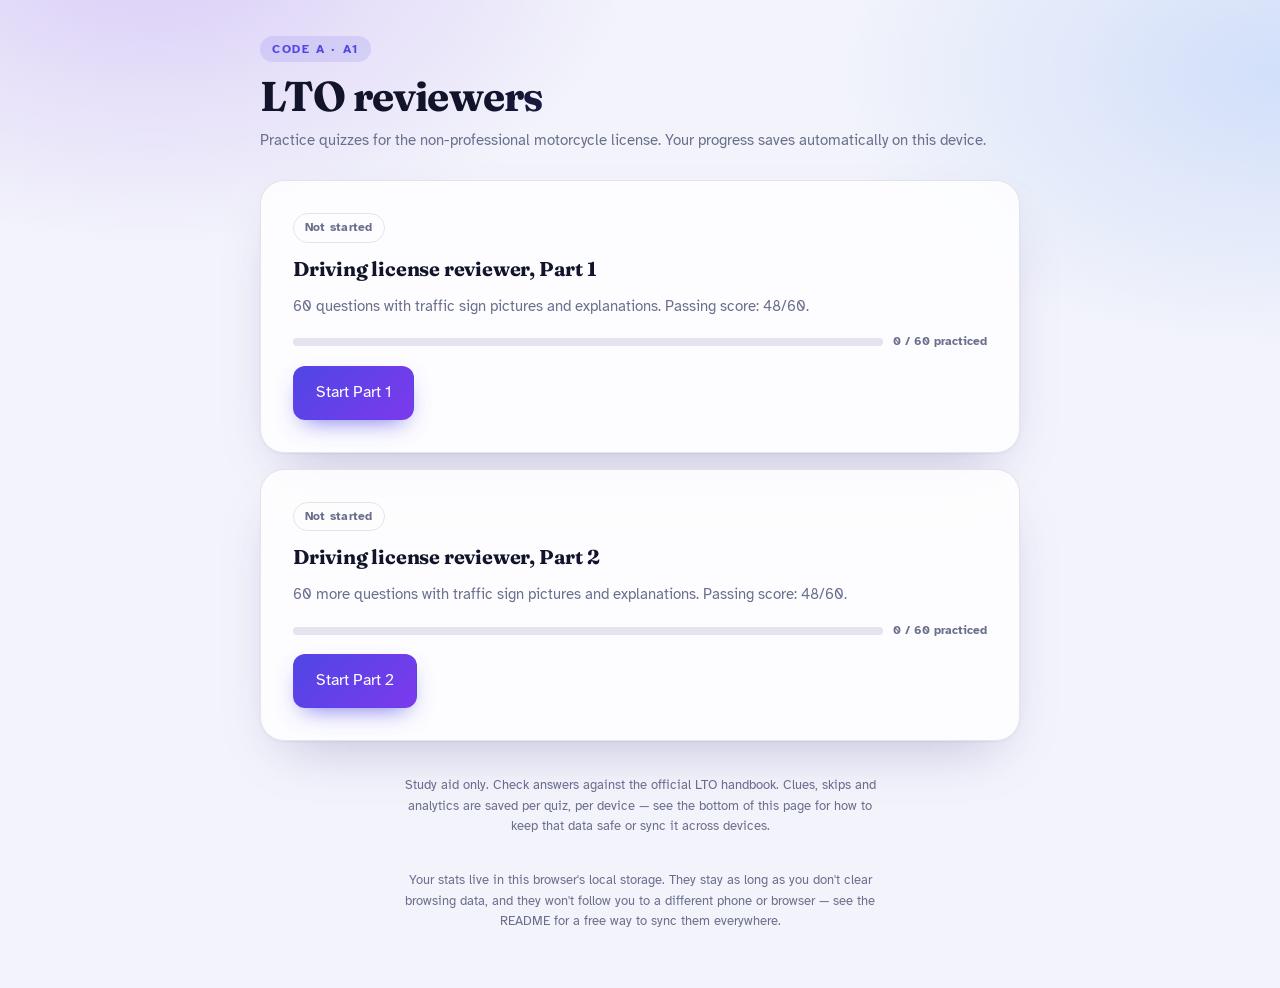
<file: index.html>
<!doctype html>
<html lang="en">
<head>
<meta charset="utf-8">
<meta name="viewport" content="width=device-width, initial-scale=1, viewport-fit=cover">
<title>LTO Reviewers: Non-professional Code A, A1</title>
<link rel="preconnect" href="https://fonts.googleapis.com">
<link rel="preconnect" href="https://fonts.gstatic.com" crossorigin>
<link href="https://fonts.googleapis.com/css2?family=Atkinson+Hyperlegible:wght@400;700&family=Fraunces:opsz,wght@9..144,600;9..144,700&display=swap" rel="stylesheet">
<link rel="stylesheet" href="style.css">
</head>
<body>
<main>
<span class="eyebrow">Code A &middot; A1</span>
<h1>LTO reviewers</h1>
<p class="sub">Practice quizzes for the non-professional motorcycle license. Your progress saves automatically on this device.</p>
<div class="list" id="list">
  <div class="card" data-id="part1" data-total="60" data-pass="48">
    <span class="badge" data-badge>Not started</span>
    <h2>Driving license reviewer, Part 1</h2>
    <p>60 questions with traffic sign pictures and explanations. Passing score: 48/60.</p>
    <div class="prog-row"><i><u data-bar style="width:0%"></u></i><span data-label>0 / 60 practiced</span></div>
    <a class="btn primary" href="part1/" data-cta>Start Part 1</a>
  </div>
  <div class="card" data-id="part2" data-total="60" data-pass="48">
    <span class="badge" data-badge>Not started</span>
    <h2>Driving license reviewer, Part 2</h2>
    <p>60 more questions with traffic sign pictures and explanations. Passing score: 48/60.</p>
    <div class="prog-row"><i><u data-bar style="width:0%"></u></i><span data-label>0 / 60 practiced</span></div>
    <a class="btn primary" href="part2/" data-cta>Start Part 2</a>
  </div>
</div>
<p class="note">Study aid only. Check answers against the official LTO handbook. Clues, skips and analytics are saved per quiz, per device &mdash; see the bottom of this page for how to keep that data safe or sync it across devices.</p>
<p class="note" id="saveNote">Your stats live in this browser's local storage. They stay as long as you don't clear browsing data, and they won't follow you to a different phone or browser &mdash; see the README for a free way to sync them everywhere.</p>
</main>
<script>
document.querySelectorAll('#list .card').forEach(card=>{
  const id=card.dataset.id, total=+card.dataset.total, pass=+card.dataset.pass;
  let S=null; try{S=JSON.parse(localStorage.getItem('rev.stats.'+id))}catch(e){}
  const badge=card.querySelector('[data-badge]'), bar=card.querySelector('[data-bar]'), label=card.querySelector('[data-label]'), cta=card.querySelector('[data-cta]');
  if(!S || !S.q || !Object.keys(S.q).length){ return; }
  const practiced=Object.values(S.q).filter(q=>q.a>0).length;
  bar.style.width=Math.round(practiced/total*100)+'%';
  label.textContent=practiced+' / '+total+' practiced';
  if(S.passed){ badge.textContent='\u2705 Passed before'; badge.classList.add('pass'); cta.textContent='Review again'; }
  else if(practiced>0){ badge.textContent='In progress'; badge.classList.add('started'); cta.textContent='Continue'; if(S.best) label.textContent+=' \u2014 best '+S.best+'/'+total; }
});
</script>
</body>
</html>
</file>
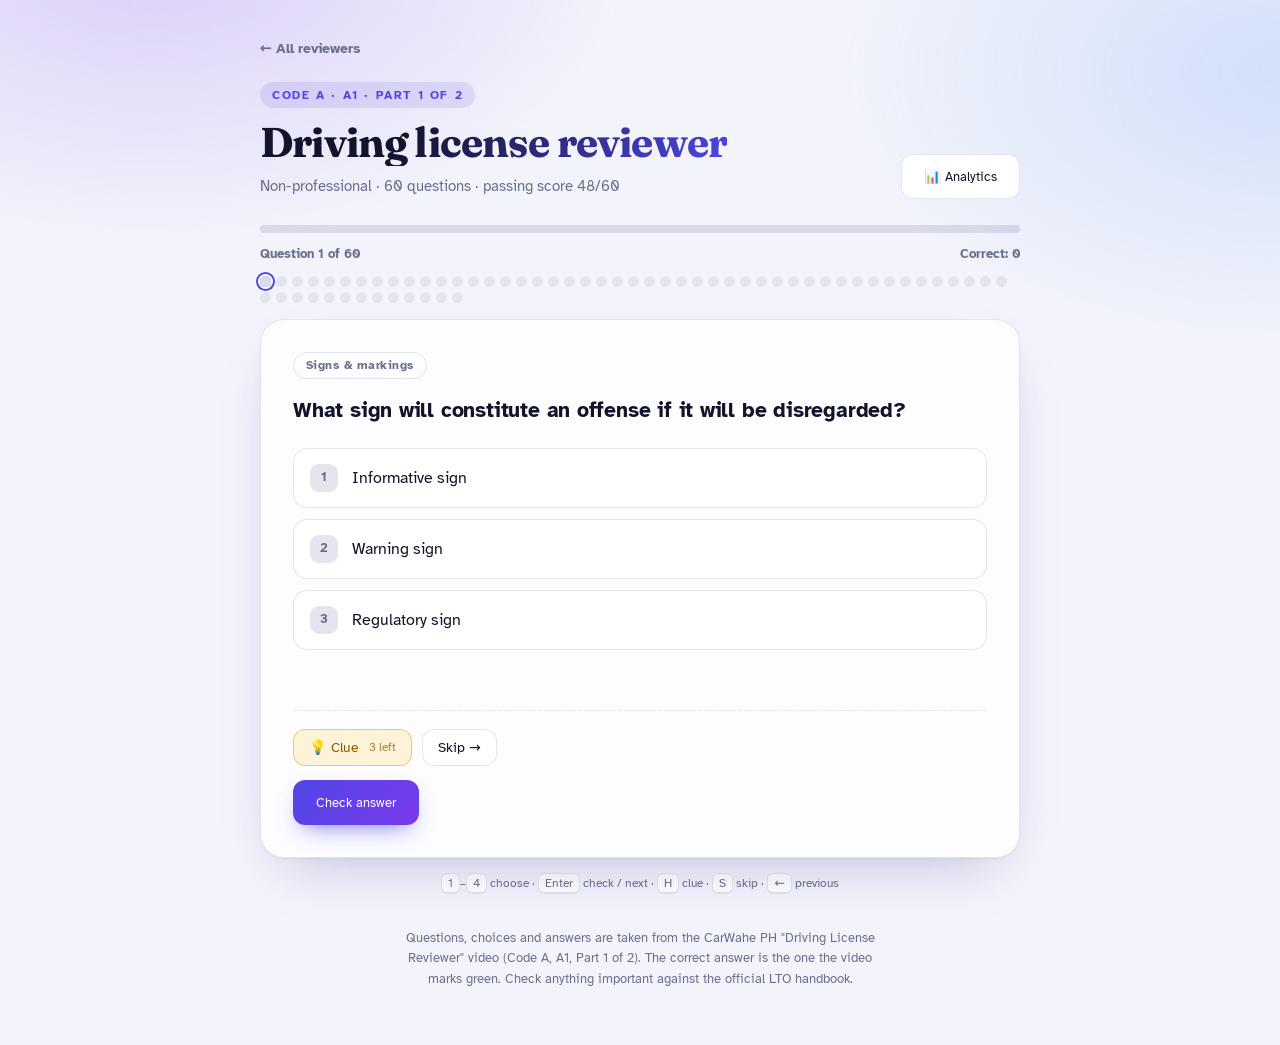
<file: part1/index.html>
<!doctype html>
<html lang="en">
<head>
<meta charset="utf-8">
<meta name="viewport" content="width=device-width, initial-scale=1, viewport-fit=cover">
<title>Driving License Reviewer Part 1: Code A, A1</title>
<link rel="preconnect" href="https://fonts.googleapis.com">
<link rel="preconnect" href="https://fonts.gstatic.com" crossorigin>
<link href="https://fonts.googleapis.com/css2?family=Atkinson+Hyperlegible:wght@400;700&family=Fraunces:opsz,wght@9..144,600;9..144,700&display=swap" rel="stylesheet">
<link rel="stylesheet" href="../style.css">
</head>
<body>
<main>
<header class="head">
  <a class="back-link" href="../">&larr; All reviewers</a>
  <div class="title-row">
    <div>
      <span class="eyebrow">Code A &middot; A1 &middot; Part 1 of 2</span>
      <h1>Driving license reviewer</h1>
      <p class="sub">Non-professional &middot; 60 questions &middot; passing score 48/60</p>
    </div>
    <button id="statsBtn" type="button" class="btn ghost">&#128202; Analytics</button>
  </div>
</header>

<section id="quiz" aria-label="Quiz">
  <div class="road" id="bar" role="progressbar" aria-label="Quiz progress" aria-valuemin="0" aria-valuenow="0"><div id="fill"></div></div>
  <div class="meta"><span id="prog"></span><span id="score"></span></div>
  <div id="dots" class="dots" aria-label="Question navigator"></div>
  <div class="card">
    <span class="chip" id="topic"></span>
    <fieldset><legend id="q"></legend><div id="pic"></div><div id="opts"></div></fieldset>
    <div id="hint" class="hint" hidden></div>
    <div id="fb" role="status" tabindex="-1"></div>
    <div class="tools">
      <button id="back" type="button" class="btn ghost" hidden>&larr; Previous</button>
      <button id="clue" type="button" class="btn clue">&#128161; Clue</button>
      <button id="skip" type="button" class="btn ghost">Skip &rarr;</button>
    </div>
    <div class="actions">
      <button id="check" type="button" class="btn primary">Check answer</button>
      <button id="retry" type="button" class="btn primary" hidden>Try again</button>
      <button id="show" type="button" class="btn ghost" hidden>Show answer</button>
      <button id="next" type="button" class="btn primary" hidden>Next question</button>
    </div>
  </div>
  <p class="keys"><kbd>1</kbd>&ndash;<kbd>4</kbd> choose &middot; <kbd>Enter</kbd> check / next &middot; <kbd>H</kbd> clue &middot; <kbd>S</kbd> skip &middot; <kbd>&larr;</kbd> previous</p>
</section>

<section id="done" class="card" hidden aria-labelledby="rh">
  <div class="score-head">
    <div class="ring" id="ring"><b id="pct"></b></div>
    <div><h2 id="rh" tabindex="-1">Results</h2><p id="sum"></p></div>
  </div>
  <div id="passline"></div>
  <div class="kpis" id="rkp"></div>
  <ol id="res"></ol>
  <div class="actions">
    <button id="again" type="button" class="btn primary" hidden>Retry missed &amp; IDK questions</button>
    <button id="all" type="button" class="btn ghost">Start over, shuffled</button>
    <button id="toStats" type="button" class="btn ghost">&#128202; Analytics</button>
  </div>
</section>

<section id="stats" class="card" hidden aria-labelledby="sh">
  <h2 id="sh" tabindex="-1">Your analytics</h2>
  <p class="muted">Saved in this browser, on this device, across all your sessions.</p>
  <p class="muted" id="bestline"></p>
  <div class="kpis" id="kpis"></div>
  <h3>Accuracy by topic <small>(weakest first)</small></h3>
  <div id="topics"></div>
  <h3>Most missed questions</h3>
  <ul id="hard" class="hard"></ul>
  <div class="actions">
    <button id="closeStats" type="button" class="btn primary">&larr; Back</button>
    <button id="resetStats" type="button" class="btn ghost">Reset analytics</button>
  </div>
</section>

<p class="note">Questions, choices and answers are taken from the CarWahe PH "Driving License Reviewer" video (Code A, A1, Part 1 of 2). The correct answer is the one the video marks green. Check anything important against the official LTO handbook.</p>
</main>
<script>window.QUIZ={id:"part1",pass:48,total:60};</script>
<script src="data.js"></script>
<script src="../app.js"></script>
</body>
</html>
</file>
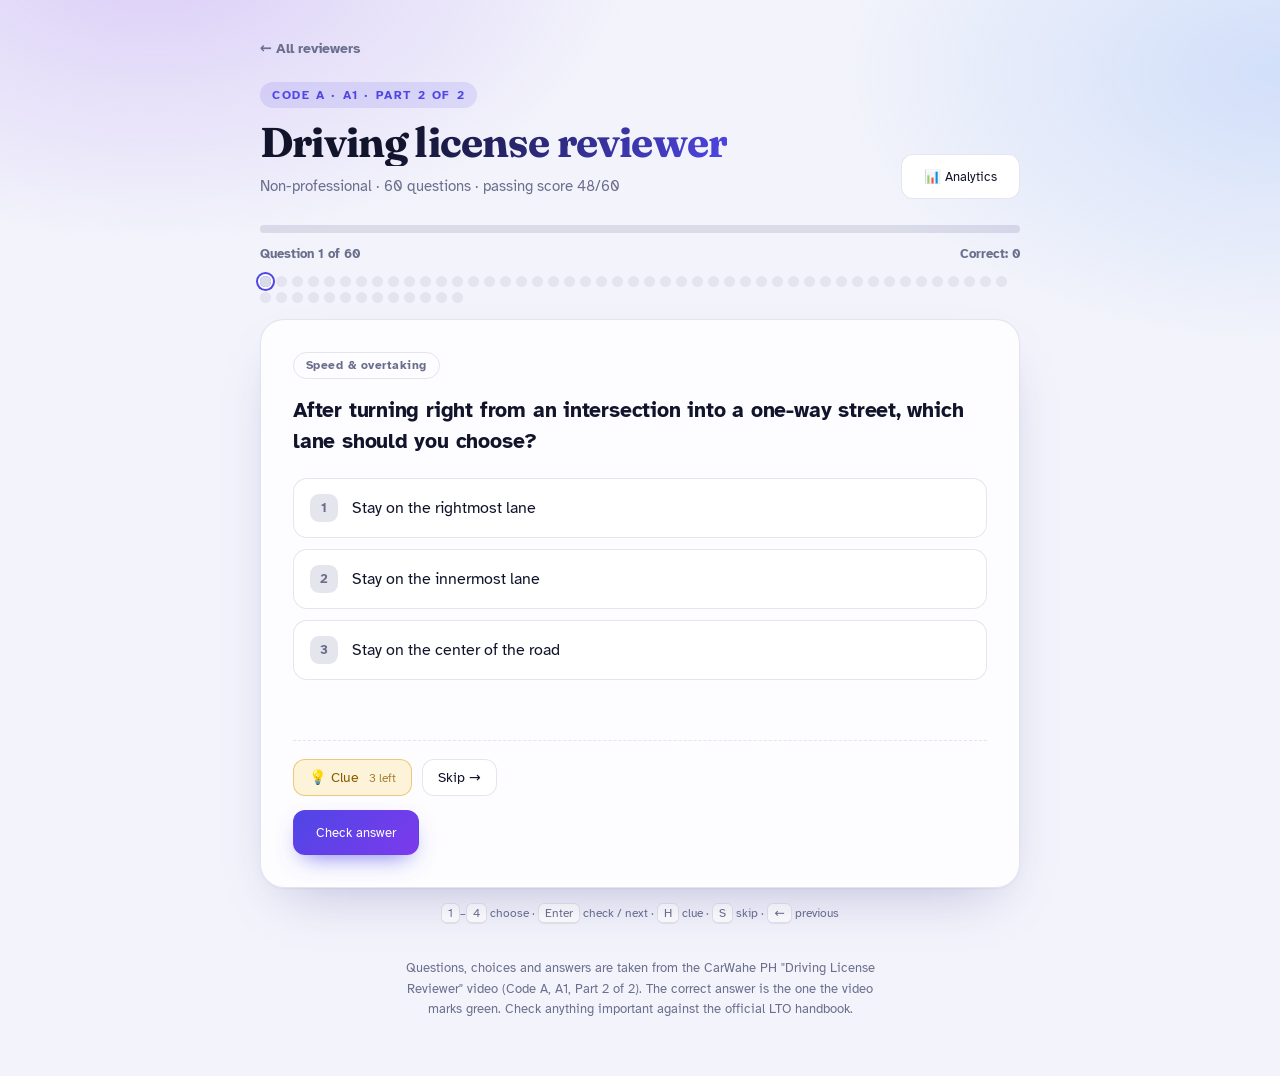
<file: part2/index.html>
<!doctype html>
<html lang="en">
<head>
<meta charset="utf-8">
<meta name="viewport" content="width=device-width, initial-scale=1, viewport-fit=cover">
<title>Driving License Reviewer Part 2: Code A, A1</title>
<link rel="preconnect" href="https://fonts.googleapis.com">
<link rel="preconnect" href="https://fonts.gstatic.com" crossorigin>
<link href="https://fonts.googleapis.com/css2?family=Atkinson+Hyperlegible:wght@400;700&family=Fraunces:opsz,wght@9..144,600;9..144,700&display=swap" rel="stylesheet">
<link rel="stylesheet" href="../style.css">
</head>
<body>
<main>
<header class="head">
  <a class="back-link" href="../">&larr; All reviewers</a>
  <div class="title-row">
    <div>
      <span class="eyebrow">Code A &middot; A1 &middot; Part 2 of 2</span>
      <h1>Driving license reviewer</h1>
      <p class="sub">Non-professional &middot; 60 questions &middot; passing score 48/60</p>
    </div>
    <button id="statsBtn" type="button" class="btn ghost">&#128202; Analytics</button>
  </div>
</header>

<section id="quiz" aria-label="Quiz">
  <div class="road" id="bar" role="progressbar" aria-label="Quiz progress" aria-valuemin="0" aria-valuenow="0"><div id="fill"></div></div>
  <div class="meta"><span id="prog"></span><span id="score"></span></div>
  <div id="dots" class="dots" aria-label="Question navigator"></div>
  <div class="card">
    <span class="chip" id="topic"></span>
    <fieldset><legend id="q"></legend><div id="pic"></div><div id="opts"></div></fieldset>
    <div id="hint" class="hint" hidden></div>
    <div id="fb" role="status" tabindex="-1"></div>
    <div class="tools">
      <button id="back" type="button" class="btn ghost" hidden>&larr; Previous</button>
      <button id="clue" type="button" class="btn clue">&#128161; Clue</button>
      <button id="skip" type="button" class="btn ghost">Skip &rarr;</button>
    </div>
    <div class="actions">
      <button id="check" type="button" class="btn primary">Check answer</button>
      <button id="retry" type="button" class="btn primary" hidden>Try again</button>
      <button id="show" type="button" class="btn ghost" hidden>Show answer</button>
      <button id="next" type="button" class="btn primary" hidden>Next question</button>
    </div>
  </div>
  <p class="keys"><kbd>1</kbd>&ndash;<kbd>4</kbd> choose &middot; <kbd>Enter</kbd> check / next &middot; <kbd>H</kbd> clue &middot; <kbd>S</kbd> skip &middot; <kbd>&larr;</kbd> previous</p>
</section>

<section id="done" class="card" hidden aria-labelledby="rh">
  <div class="score-head">
    <div class="ring" id="ring"><b id="pct"></b></div>
    <div><h2 id="rh" tabindex="-1">Results</h2><p id="sum"></p></div>
  </div>
  <div id="passline"></div>
  <div class="kpis" id="rkp"></div>
  <ol id="res"></ol>
  <div class="actions">
    <button id="again" type="button" class="btn primary" hidden>Retry missed &amp; IDK questions</button>
    <button id="all" type="button" class="btn ghost">Start over, shuffled</button>
    <button id="toStats" type="button" class="btn ghost">&#128202; Analytics</button>
  </div>
</section>

<section id="stats" class="card" hidden aria-labelledby="sh">
  <h2 id="sh" tabindex="-1">Your analytics</h2>
  <p class="muted">Saved in this browser, on this device, across all your sessions.</p>
  <p class="muted" id="bestline"></p>
  <div class="kpis" id="kpis"></div>
  <h3>Accuracy by topic <small>(weakest first)</small></h3>
  <div id="topics"></div>
  <h3>Most missed questions</h3>
  <ul id="hard" class="hard"></ul>
  <div class="actions">
    <button id="closeStats" type="button" class="btn primary">&larr; Back</button>
    <button id="resetStats" type="button" class="btn ghost">Reset analytics</button>
  </div>
</section>

<p class="note">Questions, choices and answers are taken from the CarWahe PH "Driving License Reviewer" video (Code A, A1, Part 2 of 2). The correct answer is the one the video marks green. Check anything important against the official LTO handbook.</p>
</main>
<script>window.QUIZ={id:"part2",pass:48,total:60};</script>
<script src="data.js"></script>
<script src="../app.js"></script>
</body>
</html>
</file>
<file: style.css>
:root{color-scheme:light dark;--bg:#f3f4fb;--card:rgba(255,255,255,.82);--solid:#fff;--ink:#12142b;--muted:#6a6f8d;--line:rgba(40,45,110,.12);--p1:#4f46e5;--p2:#7c3aed;--ai:#8a5a00;--accbg:rgba(245,179,1,.15);--accline:rgba(217,150,0,.45);--ok:#0b8f60;--okbg:rgba(16,185,129,.12);--bad:#d63a54;--badbg:rgba(244,63,94,.09);--idk:#8a5a00;--idkbg:rgba(245,179,1,.16);--sh:0 1px 2px rgba(20,20,60,.05),0 24px 56px -24px rgba(50,40,140,.3)}
@media(prefers-color-scheme:dark){:root{--bg:#0a0c1b;--card:rgba(24,27,54,.72);--solid:#171a33;--ink:#eef0ff;--muted:#9a9fc4;--line:rgba(160,170,255,.15);--p1:#8189ff;--p2:#b196ff;--ai:#fcd34d;--accbg:rgba(245,179,1,.11);--accline:rgba(245,179,1,.35);--ok:#34d399;--okbg:rgba(52,211,153,.12);--bad:#fb7185;--badbg:rgba(251,113,133,.12);--idk:#fcd34d;--idkbg:rgba(252,211,77,.12);--sh:0 1px 0 rgba(255,255,255,.05) inset,0 28px 60px -28px rgba(0,0,0,.8)}}
*{box-sizing:border-box;margin:0;padding:0}
[hidden]{display:none!important}
html{scroll-behavior:smooth}
body{font-family:"Atkinson Hyperlegible",system-ui,sans-serif;background:var(--bg);color:var(--ink);line-height:1.6;min-height:100vh;padding:36px 20px 56px;-webkit-font-smoothing:antialiased}
body::before{content:"";position:fixed;inset:0;z-index:-1;background:radial-gradient(700px 420px at 12% -5%,rgba(124,58,237,.2),transparent 70%),radial-gradient(640px 400px at 100% 8%,rgba(59,130,246,.18),transparent 70%)}
main{max-width:760px;margin:0 auto}
a{color:var(--p1)}
.back-link{display:inline-block;color:var(--muted);font-weight:700;font-size:.9rem;text-decoration:none;margin-bottom:22px;transition:color .2s}
.back-link:hover{color:var(--p1)}
h1{font-family:Fraunces,Georgia,serif;font-size:clamp(1.9rem,6vw,2.6rem);line-height:1.1;letter-spacing:-.02em;background:linear-gradient(120deg,var(--ink) 30%,var(--p1));-webkit-background-clip:text;background-clip:text;color:transparent;margin-bottom:8px}
.sub,.muted{color:var(--muted);font-size:.95rem}

/* home */
.list{display:grid;gap:16px;margin:28px 0}
.list .card{display:flex;flex-direction:column;gap:10px}
.list .card h2{font-family:Fraunces,Georgia,serif;font-size:1.25rem}
.list .card p{color:var(--muted);font-size:.92rem}
.prog-row{display:flex;align-items:center;gap:10px;margin-top:4px}
.prog-row i{flex:1;height:8px;border-radius:99px;background:var(--line);overflow:hidden}
.prog-row i u{display:block;height:100%;border-radius:inherit;background:linear-gradient(90deg,var(--p1),var(--p2))}
.prog-row span{font-size:.78rem;font-weight:700;color:var(--muted);white-space:nowrap}
.badge{display:inline-flex;align-self:flex-start;align-items:center;gap:6px;font-size:.75rem;font-weight:700;letter-spacing:.02em;padding:4px 11px;border-radius:99px;border:1px solid var(--line);color:var(--muted)}
.badge.pass{color:var(--ok);background:var(--okbg);border-color:transparent}
.badge.started{color:var(--p1);background:color-mix(in srgb,var(--p1) 12%,transparent);border-color:transparent}
.list .card .btn{align-self:flex-start;margin-top:4px}

/* quiz chrome */
.eyebrow{display:inline-block;font-size:.72rem;font-weight:700;letter-spacing:.14em;text-transform:uppercase;color:var(--p1);background:color-mix(in srgb,var(--p1) 12%,transparent);padding:4px 12px;border-radius:99px;margin-bottom:12px}
.title-row{display:flex;justify-content:space-between;align-items:flex-end;gap:16px;flex-wrap:wrap;margin-bottom:26px}
.road{height:8px;background:var(--line);border-radius:99px;overflow:hidden}
#fill{height:100%;width:0;border-radius:inherit;background:linear-gradient(90deg,var(--p1),var(--p2));box-shadow:0 0 14px color-mix(in srgb,var(--p1) 60%,transparent);transition:width .5s cubic-bezier(.2,.8,.2,1)}
.meta{display:flex;justify-content:space-between;gap:12px;margin:10px 0 12px;font-size:.84rem;font-weight:700;color:var(--muted)}
.dots{display:flex;flex-wrap:wrap;gap:5px;margin-bottom:16px}
.dot{width:11px;height:11px;border-radius:50%;border:0;background:var(--line);cursor:pointer;transition:transform .15s}
.dot:disabled{cursor:default;opacity:.6}.dot:not(:disabled):hover{transform:scale(1.35)}
.dot.ok{background:var(--ok)}.dot.bad{background:var(--bad)}.dot.skip{background:#f5b301}.dot.idk{background:var(--idk)}
.dot.cur{box-shadow:0 0 0 2px var(--solid),0 0 0 4px var(--p1)}
.card{position:relative;background:var(--card);backdrop-filter:blur(18px);-webkit-backdrop-filter:blur(18px);border:1px solid var(--line);border-radius:24px;padding:32px;box-shadow:var(--sh)}
.chip{display:inline-block;font-size:.74rem;font-weight:700;letter-spacing:.04em;color:var(--muted);border:1px solid var(--line);border-radius:99px;padding:3px 12px;margin-bottom:16px}
fieldset{border:0;min-width:0}
legend{display:block;width:100%;font-size:1.32rem;line-height:1.45;font-weight:700;margin-bottom:22px;letter-spacing:-.01em}
.question-image{display:flex;justify-content:center;margin-bottom:22px}
.question-image img{max-width:100%;max-height:250px;object-fit:contain;border-radius:16px;background:#fff;padding:10px;border:1px solid var(--line);box-shadow:0 10px 30px -14px rgba(0,0,0,.3)}
#opts{display:flex;flex-direction:column;gap:11px}
.opt{display:flex;align-items:center;gap:14px;padding:15px 16px;background:var(--solid);border:1.5px solid var(--line);border-radius:14px;cursor:pointer;transition:border-color .2s,transform .15s,box-shadow .2s,background .2s}
.opt:hover:not(.gone){border-color:var(--p1);transform:translateY(-1px);box-shadow:0 8px 20px -12px color-mix(in srgb,var(--p1) 70%,transparent)}
.opt:has(input:checked){border-color:var(--p1);background:color-mix(in srgb,var(--p1) 9%,var(--solid))}
.opt:focus-within{outline:3px solid color-mix(in srgb,var(--p1) 45%,transparent);outline-offset:2px}
.opt input{position:absolute;opacity:0;pointer-events:none}
.k{flex:none;display:grid;place-items:center;width:28px;height:28px;border-radius:9px;background:var(--line);font-size:.82rem;color:var(--muted);transition:.2s}
.opt:has(input:checked) .k{background:linear-gradient(135deg,var(--p1),var(--p2));color:#fff}
.opt span{flex:1;font-size:1rem;line-height:1.5}
.opt:has(input:disabled){cursor:default}
.opt.gone{opacity:.5}.opt.gone span{text-decoration:line-through}
.opt.ok{background:var(--okbg);border-color:var(--ok);color:var(--ok)}.opt.ok .k{background:var(--ok);color:#fff}
.opt.bad{background:var(--badbg);border-color:var(--bad);color:var(--bad);opacity:1}.opt.bad .k{background:var(--bad);color:#fff}
.opt.idk{background:var(--idkbg);border-color:var(--idk);color:var(--idk);opacity:1}.opt.idk .k{background:var(--idk);color:#fff}
.tag{flex:none;font-size:.78rem;font-weight:700;white-space:nowrap}.tag.mute{color:var(--muted)}
.hint{margin-top:18px;padding:14px 16px;border-radius:14px;background:var(--accbg);border:1px solid var(--accline);color:var(--ai);font-size:.93rem;animation:rise .3s ease}
.hint p+p{margin-top:6px}.hint b{margin-right:8px;text-transform:uppercase;font-size:.7rem;letter-spacing:.08em}
@keyframes rise{from{opacity:0;transform:translateY(6px)}}
#fb{min-height:24px;margin-top:18px;font-weight:700;font-size:.95rem;outline:0}
#fb.ok{color:var(--ok)}#fb.bad{color:var(--bad)}#fb.idk{color:var(--idk)}
.tools,.actions{display:flex;flex-wrap:wrap;gap:10px}
.tools{margin-top:18px;padding-top:18px;border-top:1px dashed var(--line)}
.actions{margin-top:14px}
.tools .btn{padding:9px 15px;font-size:.88rem}
.btn{border:1px solid transparent;border-radius:12px;padding:13px 22px;font:700 .95rem inherit;font-family:inherit;cursor:pointer;color:var(--ink);transition:transform .15s,box-shadow .2s,background .2s,filter .2s;text-decoration:none;display:inline-flex;align-items:center;gap:6px}
.btn:active{transform:scale(.97)}
.btn:focus-visible,.dot:focus-visible,.back-link:focus-visible{outline:3px solid var(--p1);outline-offset:3px}
.btn.primary{color:#fff;background:linear-gradient(135deg,var(--p1),var(--p2));box-shadow:0 10px 24px -10px color-mix(in srgb,var(--p1) 80%,transparent)}
.btn.primary:hover{filter:brightness(1.08);transform:translateY(-1px)}
.btn.ghost{background:var(--solid);border-color:var(--line)}.btn.ghost:hover{border-color:var(--p1);color:var(--p1)}
.btn.clue{background:var(--accbg);border-color:var(--accline);color:var(--ai)}.btn.clue:hover{filter:brightness(1.1)}
.btn small{opacity:.75;font-weight:400;margin-left:4px}
.keys{margin-top:16px;text-align:center;font-size:.78rem;color:var(--muted)}
kbd{font:700 .72rem inherit;font-family:inherit;border:1px solid var(--line);border-bottom-width:2px;border-radius:6px;padding:1px 6px;background:var(--solid)}
h2{font-family:Fraunces,Georgia,serif;font-size:1.7rem;letter-spacing:-.01em}
h3{font-size:1rem;margin:28px 0 12px}h3 small{color:var(--muted);font-weight:400}
.score-head{display:flex;align-items:center;gap:22px;margin-bottom:10px}
.ring{--p:0;flex:none;display:grid;place-items:center;width:104px;height:104px;border-radius:50%;background:radial-gradient(closest-side,var(--solid) 80%,transparent 82%),conic-gradient(var(--p1) calc(var(--p)*1%),var(--line) 0)}
.ring b{font-family:Fraunces,Georgia,serif;font-size:1.6rem}
.passline{margin:14px 0 18px;padding:12px 16px;border-radius:14px;font-weight:700;font-size:.92rem;border:1px solid var(--line)}
.passline.pass{color:var(--ok);background:var(--okbg);border-color:transparent}
.passline.fail{color:var(--bad);background:var(--badbg);border-color:transparent}
.kpis{display:grid;grid-template-columns:repeat(auto-fit,minmax(130px,1fr));gap:12px}
.kpi{background:var(--solid);border:1px solid var(--line);border-radius:16px;padding:14px 16px}
.kpi span{display:block;font-size:.78rem;color:var(--muted);font-weight:700}.kpi b{font-family:Fraunces,Georgia,serif;font-size:1.5rem}
#res{padding-left:22px;margin-top:22px}#res li{padding:13px 0;border-bottom:1px solid var(--line)}#res li:last-child{border:0}
#res li p{color:var(--ok);font-size:.9rem;margin-top:4px}
.row{display:grid;grid-template-columns:minmax(120px,190px) 1fr 44px;align-items:center;gap:12px;margin-bottom:10px;font-size:.9rem}
.row i{height:9px;border-radius:99px;background:var(--line);overflow:hidden}.row u{display:block;height:100%;border-radius:inherit;background:linear-gradient(90deg,var(--p1),var(--p2))}
.row b{text-align:right}
.hard{list-style:none}.hard li{display:flex;justify-content:space-between;gap:16px;padding:11px 0;border-bottom:1px solid var(--line);font-size:.92rem}.hard b{color:var(--bad);white-space:nowrap}
.note{margin-top:34px;text-align:center;font-size:.8rem;color:var(--muted);max-width:60ch;margin-inline:auto}
@media(max-width:600px){body{padding:22px 14px 44px}.card{padding:22px 18px;border-radius:20px}legend{font-size:1.15rem}.actions .btn{flex:1 1 100%}.tools .btn{flex:1}.row{grid-template-columns:1fr 44px}.row i{grid-column:1/3;grid-row:2}.keys{display:none}.score-head{flex-direction:column;align-items:flex-start}}
@media(prefers-reduced-motion:reduce){*,*::before,*::after{scroll-behavior:auto!important;transition-duration:.01ms!important;animation-duration:.01ms!important}}
</file>
